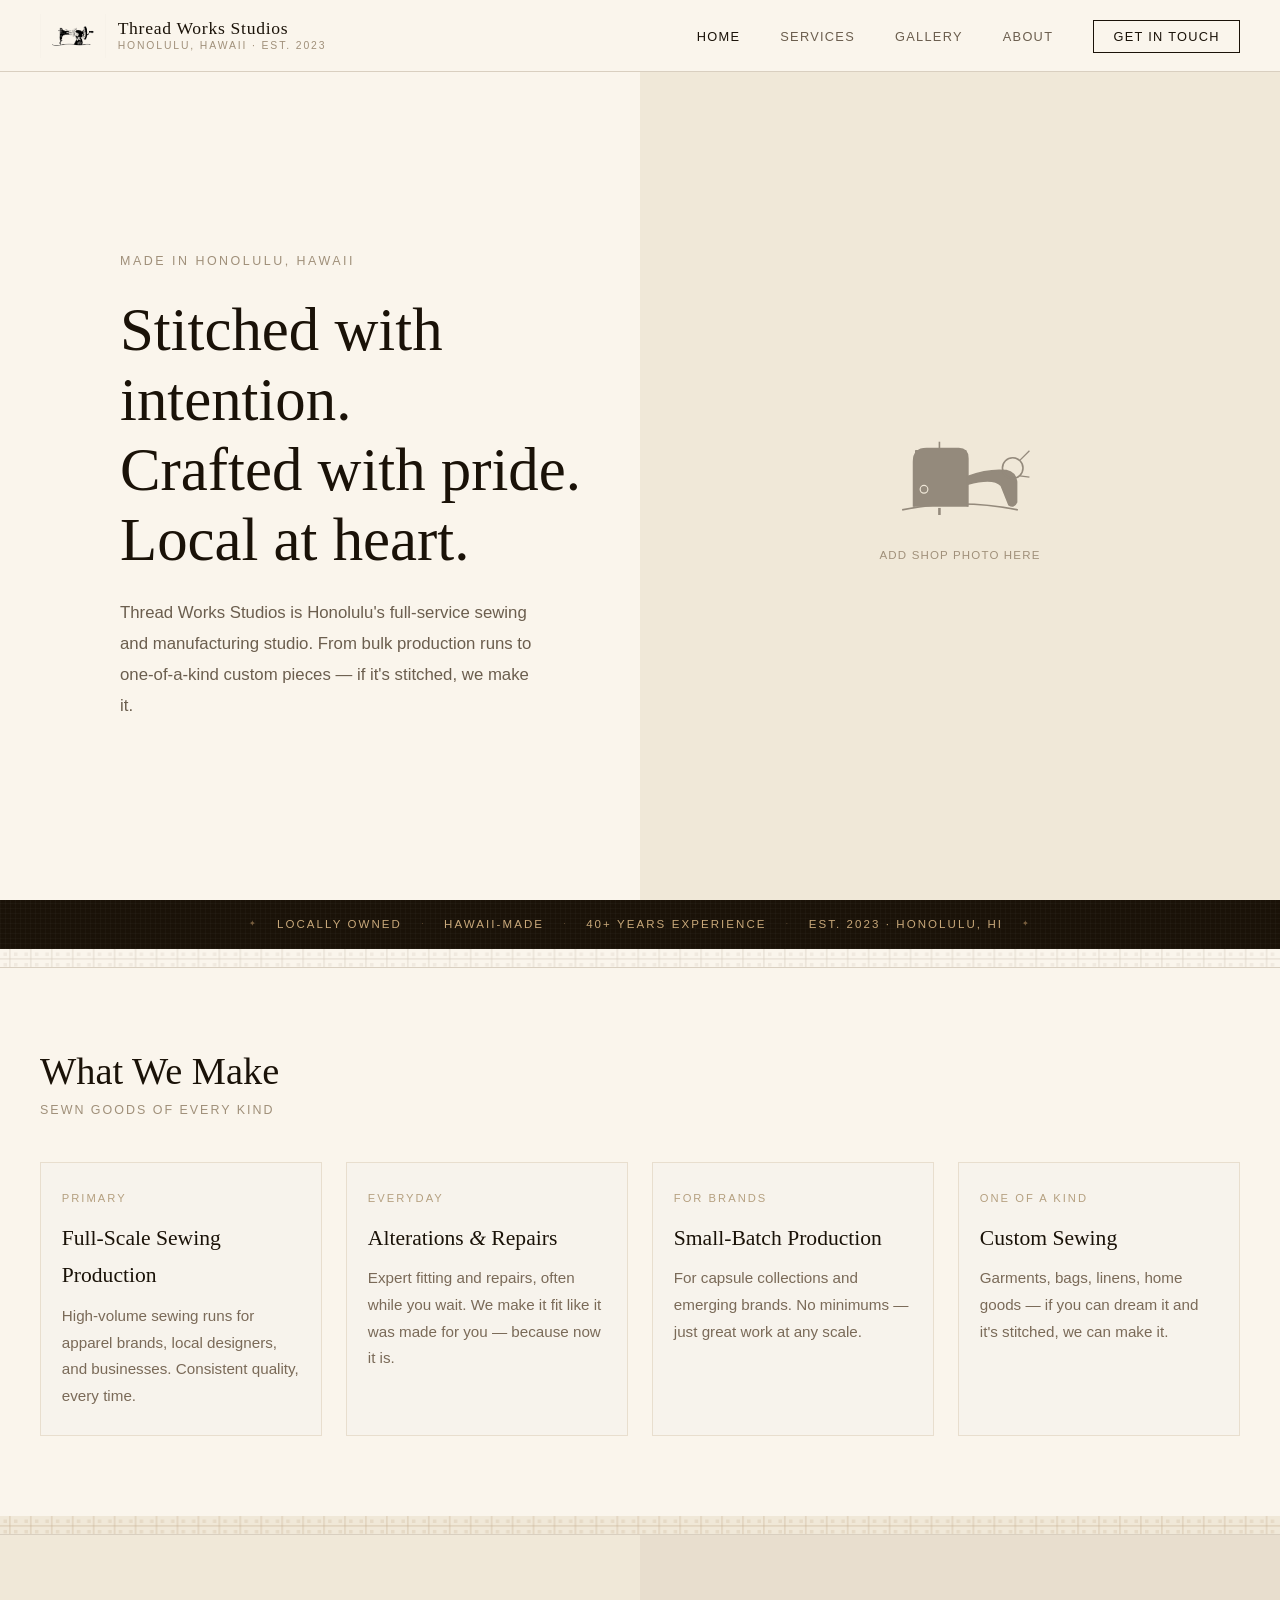
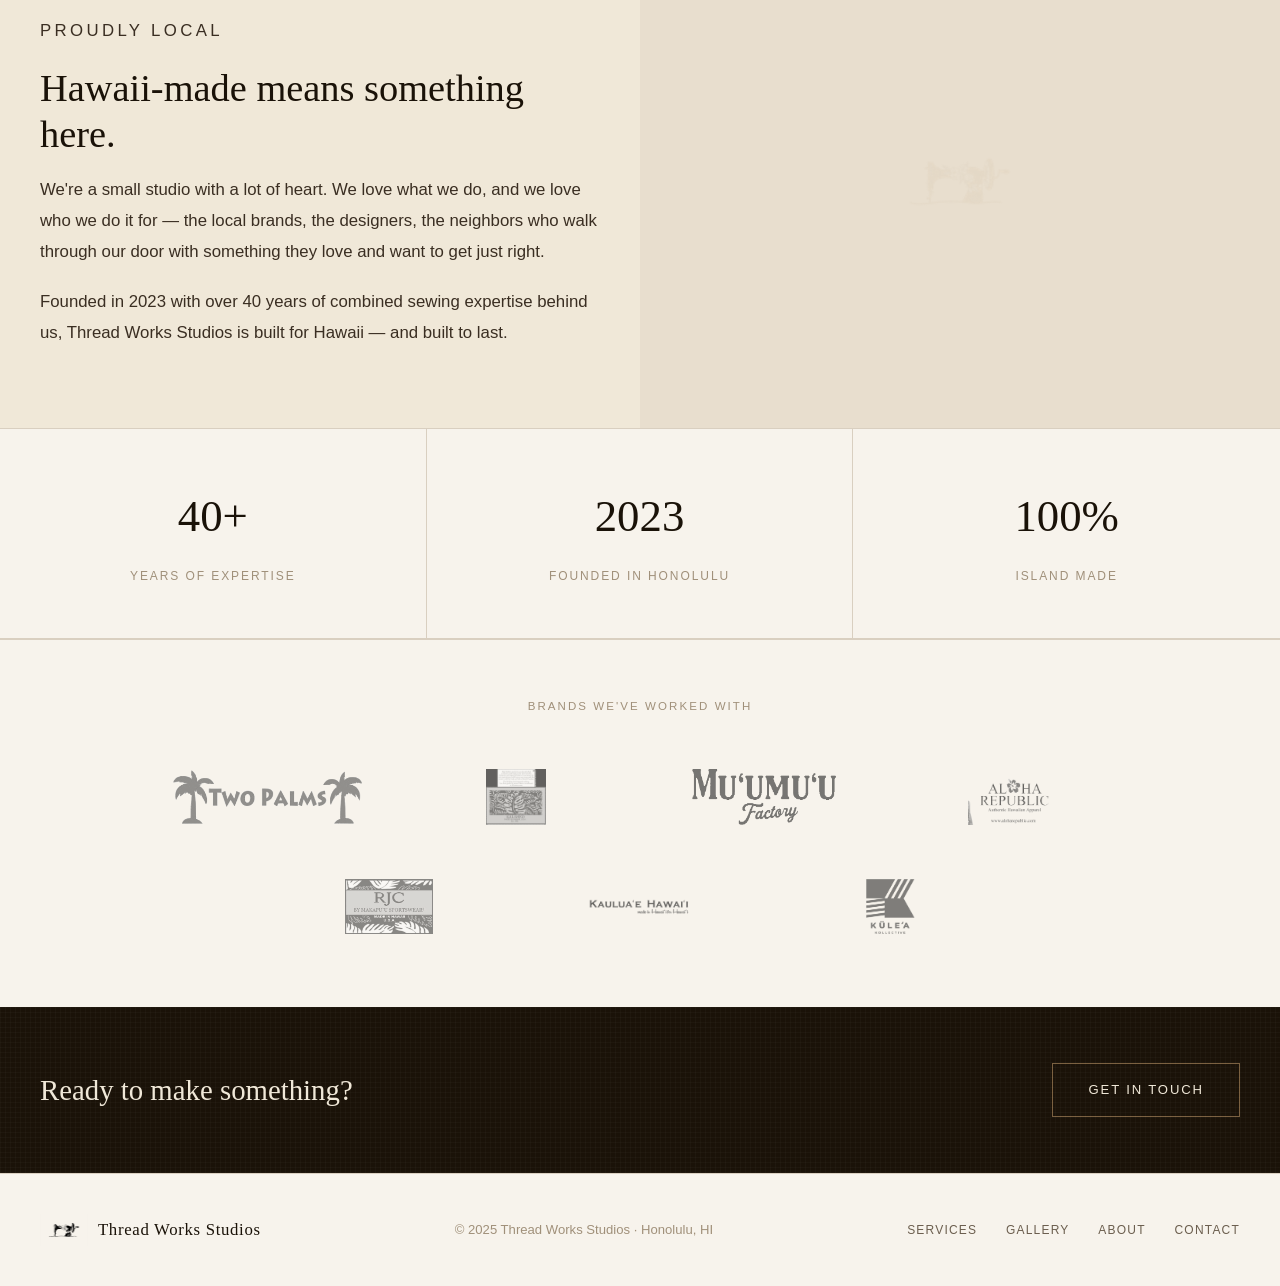
<file: index.html>
<!DOCTYPE html>
<html lang="en">
<head>
  <meta charset="UTF-8" />
  <meta name="viewport" content="width=device-width, initial-scale=1.0" />
  <title>Thread Works Studios — Sewing & Manufacturing · Honolulu, HI</title>
  <meta name="description" content="Thread Works Studios is Honolulu's full-service sewing and manufacturing studio. Expert alterations, bulk production, small-batch runs, and custom sewn goods. Est. 2023." />
  <link rel="stylesheet" href="style.css" />
</head>
<body>

    <nav class="nav">
    <a href="index.html" class="nav-logo">
      <img src="logo-symbol-transparent.png" alt="Thread Works Studios" style="height:44px;width:auto;background:none;border:none;outline:none;box-shadow:none;display:block;" />
      <span class="nav-logo-text">Thread Works Studios<span class="nav-logo-sub">Honolulu, Hawaii · Est. 2023</span></span>
    </a>
    <ul class="nav-links">
      <li><a href="index.html" class="active">Home</a></li>
      <li><a href="services.html">Services</a></li>
      <li><a href="gallery.html">Gallery</a></li>
      <li><a href="about.html">About</a></li>
      <li><a href="contact.html" class="nav-cta">Get in Touch</a></li>
    </ul>
    <button class="nav-toggle" aria-label="Toggle menu">&#9776;</button>
  </nav>

  <section class="hero">
    <div class="hero-inner">
      <p class="hero-eyebrow">Made in Honolulu, Hawaii</p>
      <h1>Stitched with intention.<br>Crafted with pride.<br>Local at heart.</h1>
      <p class="hero-sub">Thread Works Studios is Honolulu's full-service sewing and manufacturing studio. From bulk production runs to one-of-a-kind custom pieces — if it's stitched, we make it.</p>
    </div>
    <div class="hero-visual">
      <!-- Replace div below with: <img src="your-photo.jpg" alt="Thread Works Studios shop" /> -->
      <div class="hero-img-placeholder">
        <svg viewBox="0 0 280 190" xmlns="http://www.w3.org/2000/svg" style="width:180px;opacity:.5">
          <path d="M50 160 Q140 142 230 160" stroke="#3a2e22" stroke-width="2.5" fill="none"/>
          <path d="M68 155 L68 85 Q68 65 88 65 L138 65 Q152 65 152 80 L152 155" stroke="#3a2e22" stroke-width="3" fill="#3a2e22"/>
          <rect x="70" y="67" width="80" height="87" fill="#3a2e22" rx="1"/>
          <circle cx="84" cy="128" r="6" stroke="#f0e8d8" stroke-width="1.8" fill="none"/>
          <path d="M108 65 L108 54" stroke="#3a2e22" stroke-width="2.5"/>
          <path d="M108 168 L108 157" stroke="#3a2e22" stroke-width="4"/>
          <path d="M152 108 Q185 96 212 99 Q226 102 228 116 L228 148 Q224 157 216 152 L204 122 Q192 109 152 120" stroke="#3a2e22" stroke-width="2.5" fill="#3a2e22"/>
          <ellipse cx="222" cy="95" rx="16" ry="16" stroke="#3a2e22" stroke-width="2.5" fill="none"/>
          <path d="M233 83 L248 68 M233 107 L248 109" stroke="#3a2e22" stroke-width="2"/>
        </svg>
        <span>Add shop photo here</span>
      </div>
    </div>
  </section>

  <div class="local-banner">
    <span class="dot">✦</span>
    <span>Locally owned</span><span class="dot">·</span>
    <span>Hawaii-made</span><span class="dot">·</span>
    <span>40+ years experience</span><span class="dot">·</span>
    <span>Est. 2023 · Honolulu, HI</span>
    <span class="dot">✦</span>
  </div>

  <div class="tapa-divider">
    <svg viewBox="0 0 1100 18" preserveAspectRatio="none" xmlns="http://www.w3.org/2000/svg">
      <rect width="1100" height="18" fill="#faf5ec"/>
      <pattern id="tp1" x="0" y="0" width="18" height="18" patternUnits="userSpaceOnUse">
        <rect x="0" y="8" width="18" height="1" fill="#d9cfc0" opacity=".6"/>
        <rect x="8" y="0" width="1" height="18" fill="#d9cfc0" opacity=".6"/>
        <rect x="3" y="3" width="3" height="3" fill="#d9cfc0" opacity=".3"/>
        <rect x="12" y="12" width="3" height="3" fill="#d9cfc0" opacity=".3"/>
        <rect x="3" y="12" width="3" height="3" fill="#d9cfc0" opacity=".3"/>
        <rect x="12" y="3" width="3" height="3" fill="#d9cfc0" opacity=".3"/>
      </pattern>
      <rect width="1100" height="18" fill="url(#tp1)"/>
    </svg>
  </div>

  <section class="services-home">
    <h2>What We Make</h2>
    <span class="services-home-sub">Sewn goods of every kind</span>
    <div class="services-grid">
      <div class="service-card">
        <span class="service-card-label">Primary</span>
        <h3>Full-Scale Sewing Production</h3>
        <p>High-volume sewing runs for apparel brands, local designers, and businesses. Consistent quality, every time.</p>
      </div>
      <div class="service-card">
        <span class="service-card-label">Everyday</span>
        <h3>Alterations <span class="serif-amp">&amp;</span> Repairs</h3>
        <p>Expert fitting and repairs, often while you wait. We make it fit like it was made for you — because now it is.</p>
      </div>
      <div class="service-card">
        <span class="service-card-label">For brands</span>
        <h3>Small-Batch Production</h3>
        <p>For capsule collections and emerging brands. No minimums — just great work at any scale.</p>
      </div>
      <div class="service-card">
        <span class="service-card-label">One of a kind</span>
        <h3>Custom Sewing</h3>
        <p>Garments, bags, linens, home goods — if you can dream it and it's stitched, we can make it.</p>
      </div>
    </div>
  </section>

  <div class="tapa-divider">
    <svg viewBox="0 0 1100 18" preserveAspectRatio="none" xmlns="http://www.w3.org/2000/svg">
      <rect width="1100" height="18" fill="#f0e8d8"/>
      <pattern id="tp2" x="0" y="0" width="18" height="18" patternUnits="userSpaceOnUse">
        <rect x="0" y="8" width="18" height="1" fill="#c8b090" opacity=".5"/>
        <rect x="8" y="0" width="1" height="18" fill="#c8b090" opacity=".5"/>
        <rect x="3" y="3" width="3" height="3" fill="#c8b090" opacity=".25"/>
        <rect x="12" y="12" width="3" height="3" fill="#c8b090" opacity=".25"/>
        <rect x="3" y="12" width="3" height="3" fill="#c8b090" opacity=".25"/>
        <rect x="12" y="3" width="3" height="3" fill="#c8b090" opacity=".25"/>
      </pattern>
      <rect width="1100" height="18" fill="url(#tp2)"/>
    </svg>
  </div>

  <section class="local-section">
    <div class="local-text">
      <p class="hero-eyebrow">Proudly local</p>
      <h2>Hawaii-made means something here.</h2>
      <p>We're a small studio with a lot of heart. We love what we do, and we love who we do it for — the local brands, the designers, the neighbors who walk through our door with something they love and want to get just right.</p>
      <p>Founded in 2023 with over 40 years of combined sewing expertise behind us, Thread Works Studios is built for Hawaii — and built to last.</p>
    </div>
    <div class="local-visual"><img src="logo-accent.png" alt="" class="local-visual-amp" style="width:160px;opacity:.18;filter:sepia(20%);" /></div>
  </section>

  <div class="stats">
    <div class="stat"><span class="stat-num">40+</span><span class="stat-label">Years of expertise</span></div>
    <div class="stat"><span class="stat-num">2023</span><span class="stat-label">Founded in Honolulu</span></div>
    <div class="stat"><span class="stat-num">100%</span><span class="stat-label">Island made</span></div>
  </div>

  <section class="brands-section">
    <span class="brands-label">Brands we've worked with</span>
            <div class="brands-grid" style="grid-template-columns:repeat(4,1fr);">
      <a href="https://www.twopalmshawaii.com/" target="_blank" rel="noopener" class="brand-item"><img src="logo-two-palms.png" alt="Two Palms" /></a>
      <a href="https://alohafunwear.com/collections/rjc-kalaheo" target="_blank" rel="noopener" class="brand-item"><img src="logo-kalaheo.png" alt="Kalaheo" /></a>
      <a href="https://www.muumuufactory.com/" target="_blank" rel="noopener" class="brand-item"><img src="logo-muumuu.png" alt="Mu'umu'u Factory" /></a>
      <a href="https://www.aloharepublic.com/" target="_blank" rel="noopener" class="brand-item"><img src="logo-aloha.png" alt="Aloha Republic" /></a>
    </div>
    <div class="brands-grid" style="grid-template-columns:repeat(3,1fr);max-width:720px;margin-top:1.5rem;">
      <a href="https://rjchawaii.com/" target="_blank" rel="noopener" class="brand-item"><img src="logo-rjc.jpg" alt="RJC" /></a>
      <a href="https://kauluaehawaii.com/" target="_blank" rel="noopener" class="brand-item"><img src="logo-kaulua.png" alt="Kaulua'e Hawai'i" style="max-height:64px;" /></a>
      <a href="https://kuleakollective.com/" target="_blank" rel="noopener" class="brand-item"><img src="logo-kulea.png" alt="Kule'a Kollektive" /></a>
    </div>
  </section>

  <section class="strip-cta">
    <p>Ready to make something?</p>
    <a href="contact.html" class="btn-light">Get in Touch</a>
  </section>

    <footer class="footer">
    <div class="footer-inner">
      <div class="footer-logo">
        <img src="logo-symbol-transparent.png" alt="Thread Works Studios" style="height:32px;width:auto;background:none;border:none;outline:none;box-shadow:none;display:block;" />
        <span class="footer-logo-text">Thread Works Studios</span>
      </div>
      <p>&copy; 2025 Thread Works Studios &middot; Honolulu, HI</p>
      <nav class="footer-links">
        <a href="services.html">Services</a>
        <a href="gallery.html">Gallery</a>
        <a href="about.html">About</a>
        <a href="contact.html">Contact</a>
      </nav>
    </div>
  </footer>

  <script src="nav.js"></script>
</body>
</html>
</file>
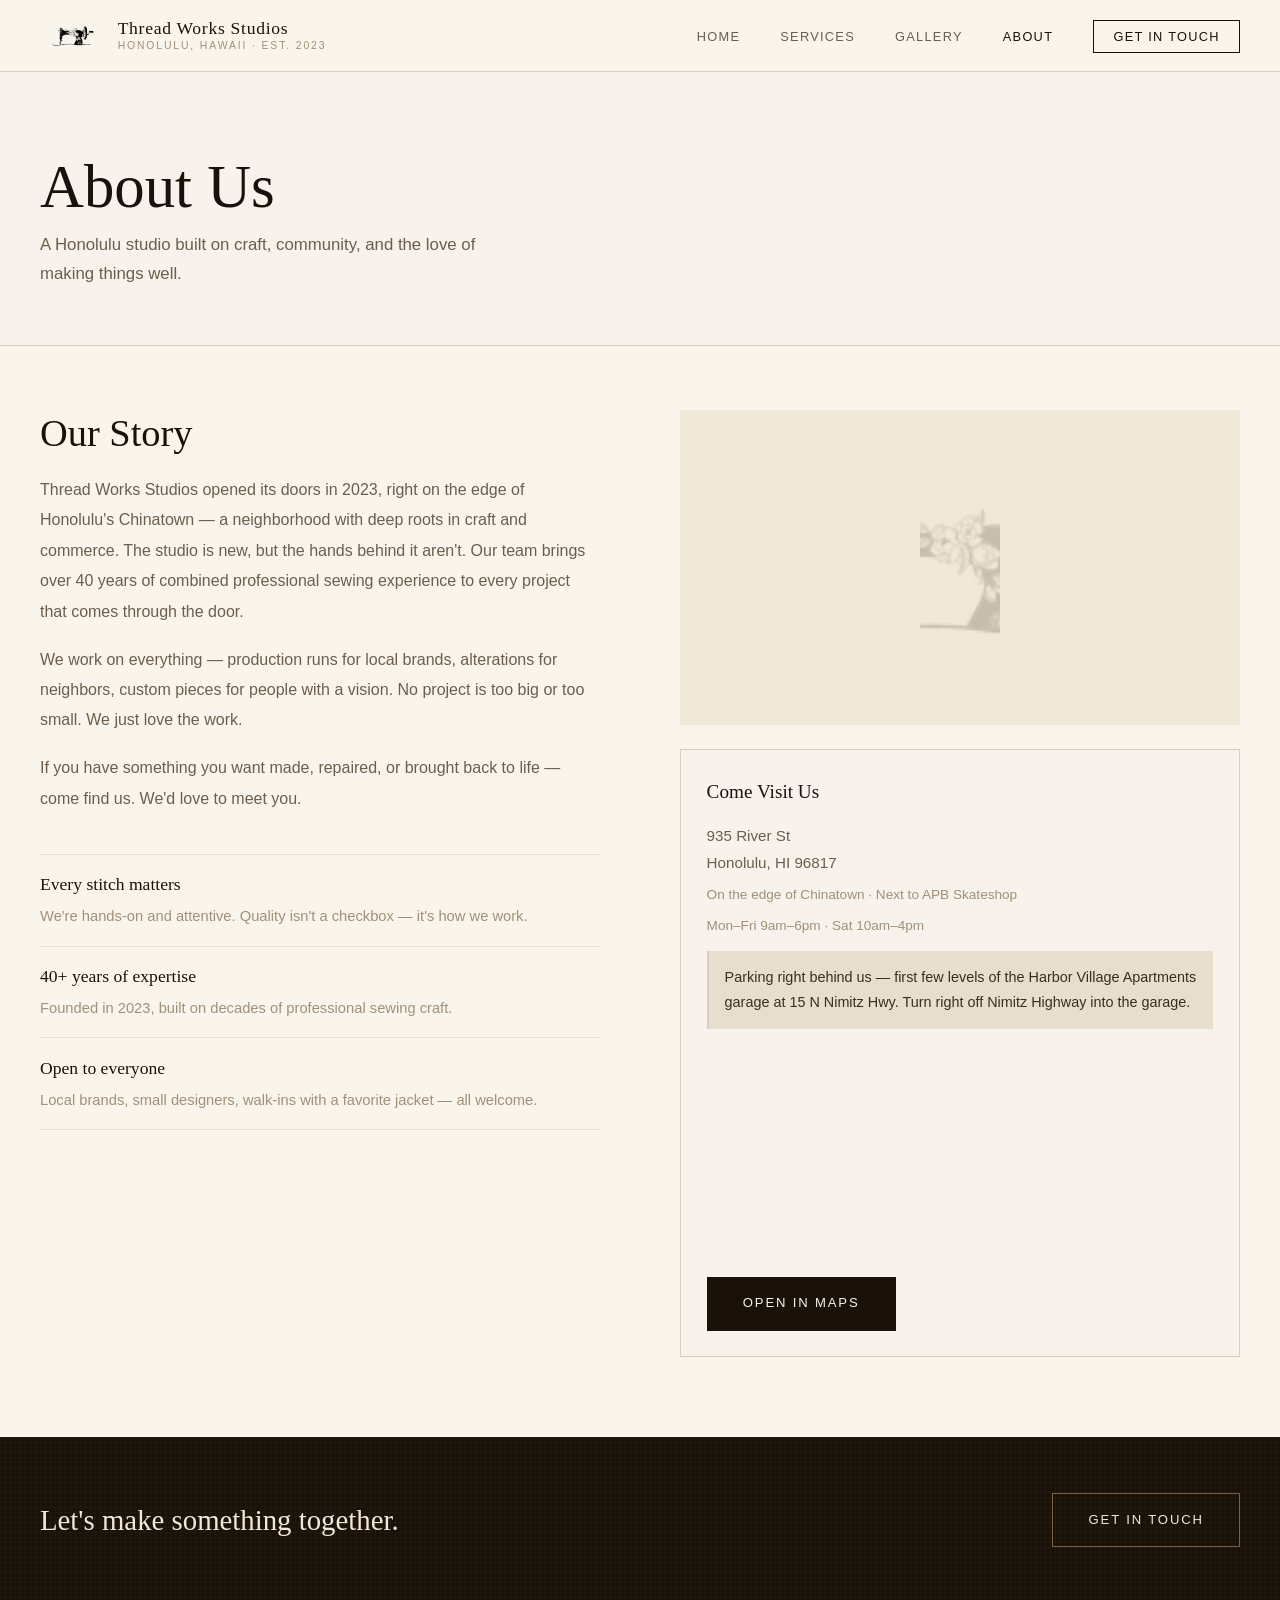
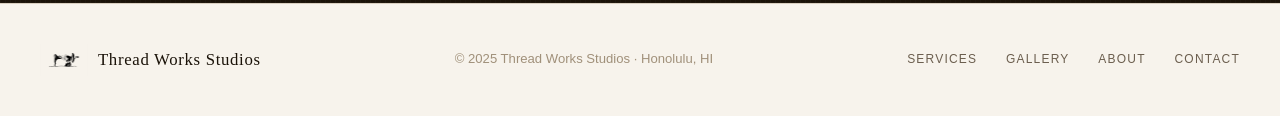
<file: about.html>
<!DOCTYPE html>
<html lang="en">
<head>
  <meta charset="UTF-8" />
  <meta name="viewport" content="width=device-width, initial-scale=1.0" />
  <title>About — Thread Works Studios</title>
  <meta name="description" content="Thread Works Studios is a Honolulu sewing studio on the edge of Chinatown. Founded 2023 with 40+ years of combined expertise. 935 River St, Honolulu HI 96817." />
  <link rel="stylesheet" href="style.css" />
</head>
<body>

    <nav class="nav">
    <a href="index.html" class="nav-logo">
      <img src="logo-symbol-transparent.png" alt="Thread Works Studios" style="height:44px;width:auto;background:none;border:none;outline:none;box-shadow:none;display:block;" />
      <span class="nav-logo-text">Thread Works Studios<span class="nav-logo-sub">Honolulu, Hawaii · Est. 2023</span></span>
    </a>
    <ul class="nav-links">
      <li><a href="index.html">Home</a></li>
      <li><a href="services.html">Services</a></li>
      <li><a href="gallery.html">Gallery</a></li>
      <li><a href="about.html" class="active">About</a></li>
      <li><a href="contact.html" class="nav-cta">Get in Touch</a></li>
    </ul>
    <button class="nav-toggle" aria-label="Toggle menu">&#9776;</button>
  </nav>

  <section class="page-header">
    <h1>About Us</h1>
    <p>A Honolulu studio built on craft, community, and the love of making things well.</p>
  </section>

  <section class="about-section">
    <div class="about-grid">

      <div class="about-text">
        <h2>Our Story</h2>
        <p>Thread Works Studios opened its doors in 2023, right on the edge of Honolulu's Chinatown — a neighborhood with deep roots in craft and commerce. The studio is new, but the hands behind it aren't. Our team brings over 40 years of combined professional sewing experience to every project that comes through the door.</p>
        <p>We work on everything — production runs for local brands, alterations for neighbors, custom pieces for people with a vision. No project is too big or too small. We just love the work.</p>
        <p>If you have something you want made, repaired, or brought back to life — come find us. We'd love to meet you.</p>

        <div class="values-list">
          <div class="value-item">
            <h4>Every stitch matters</h4>
            <p>We're hands-on and attentive. Quality isn't a checkbox — it's how we work.</p>
          </div>
          <div class="value-item">
            <h4>40+ years of expertise</h4>
            <p>Founded in 2023, built on decades of professional sewing craft.</p>
          </div>
          <div class="value-item">
            <h4>Open to everyone</h4>
            <p>Local brands, small designers, walk-ins with a favorite jacket — all welcome.</p>
          </div>
        </div>
      </div>

      <div>
        <div class="studio-photo">
          <!-- Replace with: <img src="studio-photo.jpg" alt="Thread Works Studios interior" /> -->
          <img src="logo-placeholder.png" alt="" style="width:80px;opacity:.5;" />
        </div>

        <div class="info-card">
          <span class="info-card-title">Come Visit Us</span>
          <p>935 River St<br>Honolulu, HI 96817</p>
          <p class="muted">On the edge of Chinatown · Next to APB Skateshop</p>
          <p class="muted">Mon–Fri 9am–6pm · Sat 10am–4pm</p>

          <div class="parking-note">
            <p>Parking right behind us — first few levels of the Harbor Village Apartments garage at 15 N Nimitz Hwy. Turn right off Nimitz Highway into the garage.</p>
          </div>

          <iframe
            class="map-embed"
            src="https://www.google.com/maps/embed?pb=!1m18!1m12!1m3!1d952.2!2d-157.8637!3d21.3245!2m3!1f0!2f0!3f0!3m2!1i1024!2i768!4f13.1!3m3!1m2!1s0x8c4fa17443898b9f%3A0x520ede00855c7c28!2s935%20River%20St%2C%20Honolulu%2C%20HI%2096817!5e0!3m2!1sen!2sus!4v1"
            allowfullscreen=""
            loading="lazy"
            referrerpolicy="no-referrer-when-downgrade"
            title="Thread Works Studios — 935 River St, Honolulu HI">
          </iframe>

          <a href="https://maps.google.com/?q=935+River+St+Honolulu+HI+96817" target="_blank" rel="noopener" class="btn-primary" style="margin-top:1.2rem">Open in Maps</a>
        </div>
      </div>

    </div>
  </section>

  <section class="strip-cta">
    <p>Let's make something together.</p>
    <a href="contact.html" class="btn-light">Get in Touch</a>
  </section>

    <footer class="footer">
    <div class="footer-inner">
      <div class="footer-logo">
        <img src="logo-symbol-transparent.png" alt="Thread Works Studios" style="height:32px;width:auto;background:none;border:none;outline:none;box-shadow:none;display:block;" />
        <span class="footer-logo-text">Thread Works Studios</span>
      </div>
      <p>&copy; 2025 Thread Works Studios &middot; Honolulu, HI</p>
      <nav class="footer-links">
        <a href="services.html">Services</a>
        <a href="gallery.html">Gallery</a>
        <a href="about.html">About</a>
        <a href="contact.html">Contact</a>
      </nav>
    </div>
  </footer>

  <script src="nav.js"></script>
</body>
</html>
</file>
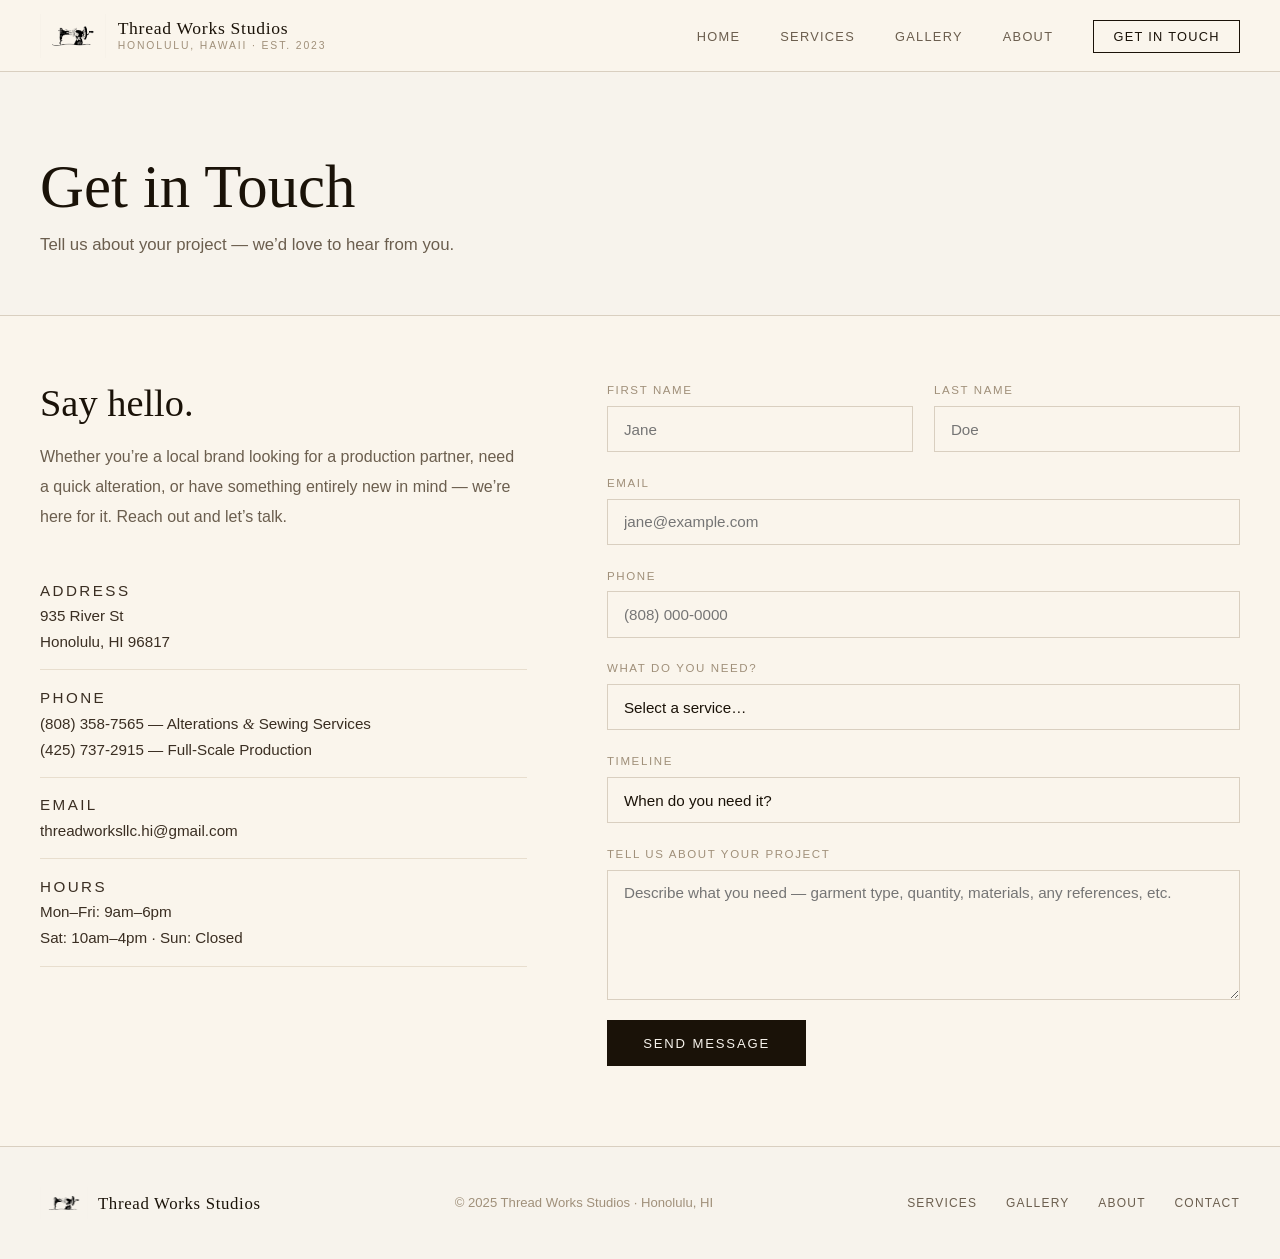
<file: contact.html>
<!DOCTYPE html>
<html lang="en">
<head>
  <meta charset="UTF-8" />
  <meta name="viewport" content="width=device-width, initial-scale=1.0" />
  <title>Get in Touch &mdash; Thread Works Studios</title>
  <meta name="description" content="Contact Thread Works Studios in Honolulu, HI. Email threadworksllc.hi@gmail.com or visit us at 935 River St, Honolulu HI 96817." />
  <link rel="stylesheet" href="style.css" />
</head>
<body>

  <nav class="nav">
    <a href="index.html" class="nav-logo">
      <img src="logo-symbol-transparent.png" alt="Thread Works Studios" style="height:44px;width:auto;background:none;border:none;outline:none;box-shadow:none;display:block;" />
      <span class="nav-logo-text">Thread Works Studios<span class="nav-logo-sub">Honolulu, Hawaii &middot; Est. 2023</span></span>
    </a>
    <ul class="nav-links">
      <li><a href="index.html">Home</a></li>
      <li><a href="services.html">Services</a></li>
      <li><a href="gallery.html">Gallery</a></li>
      <li><a href="about.html">About</a></li>
      <li><a href="contact.html" class="nav-cta active">Get in Touch</a></li>
    </ul>
    <button class="nav-toggle" aria-label="Toggle menu">&#9776;</button>
  </nav>

  <section class="page-header">
    <h1>Get in Touch</h1>
    <p>Tell us about your project &mdash; we&rsquo;d love to hear from you.</p>
  </section>

  <section class="contact-section">
    <div class="contact-grid">

      <div class="contact-info">
        <h2>Say hello.</h2>
        <p class="desc">Whether you&rsquo;re a local brand looking for a production partner, need a quick alteration, or have something entirely new in mind &mdash; we&rsquo;re here for it. Reach out and let&rsquo;s talk.</p>
        <div class="contact-detail">
          <p class="contact-detail-label">Address</p>
          <p>935 River St<br>Honolulu, HI 96817</p>
        </div>
        <div class="contact-detail">
          <p class="contact-detail-label">Phone</p>
          <p>(808) 358-7565 &mdash; Alterations <span class="serif-amp">&amp;</span> Sewing Services<br>(425) 737-2915 &mdash; Full-Scale Production</p>
        </div>
        <div class="contact-detail">
          <p class="contact-detail-label">Email</p>
          <p><a href="mailto:threadworksllc.hi@gmail.com">threadworksllc.hi@gmail.com</a></p>
        </div>
        <div class="contact-detail">
          <p class="contact-detail-label">Hours</p>
          <p>Mon&ndash;Fri: 9am&ndash;6pm<br>Sat: 10am&ndash;4pm &middot; Sun: Closed</p>
        </div>
      </div>

      <div>
        <div id="form-area">

          <form id="tws-form" class="contact-form">
            <div class="form-row">
              <div class="form-group">
                <label for="f-fname">First Name</label>
                <input type="text" id="f-fname" name="first-name" required placeholder="Jane" />
              </div>
              <div class="form-group">
                <label for="f-lname">Last Name</label>
                <input type="text" id="f-lname" name="last-name" required placeholder="Doe" />
              </div>
            </div>
            <div class="form-group">
              <label for="f-email">Email</label>
              <input type="email" id="f-email" name="email" required placeholder="jane@example.com" />
            </div>
            <div class="form-group">
              <label for="f-phone">Phone</label>
              <input type="tel" id="f-phone" name="phone" required placeholder="(808) 000-0000" maxlength="14" />
            </div>
            <div class="form-group">
              <label for="f-service">What do you need?</label>
              <select id="f-service" name="service" required>
                <option value="" disabled selected>Select a service&hellip;</option>
                <option value="production">Full-scale sewing production</option>
                <option value="alterations">Alterations &amp; repairs</option>
                <option value="small-batch">Small-batch production</option>
                <option value="custom">Custom sewing</option>
                <option value="unsure">Not sure yet</option>
              </select>
            </div>
            <div class="form-group">
              <label for="f-timeline">Timeline</label>
              <select id="f-timeline" name="timeline" required>
                <option value="" disabled selected>When do you need it?</option>
                <option value="asap">As soon as possible</option>
                <option value="1month">Within 1 month</option>
                <option value="3months">1&ndash;3 months</option>
                <option value="flexible">Flexible</option>
              </select>
            </div>
            <div class="form-group">
              <label for="f-message">Tell us about your project</label>
              <textarea id="f-message" name="message" required placeholder="Describe what you need &mdash; garment type, quantity, materials, any references, etc."></textarea>
            </div>
            <button type="submit" class="btn-primary" style="align-self:flex-start;cursor:pointer;">Send Message</button>
          </form>

          <div id="tws-sending" style="display:none;text-align:center;padding:3rem 2rem;">
            <div style="width:40px;height:40px;border:2px solid #d9cfc0;border-top-color:#1a1208;border-radius:50%;animation:twsspin .8s linear infinite;margin:0 auto 1.5rem;"></div>
            <p style="font-family:'Helvetica Neue',sans-serif;font-size:1rem;color:#a0907a;">Sending your message&hellip;</p>
          </div>

          <div id="tws-done" style="display:none;text-align:center;padding:3rem 2rem;">
            <img src="logo-accent.png" alt="" style="width:90px;opacity:.4;margin:0 auto 1.2rem;display:block;" />
            <h3 style="font-family:Georgia,serif;font-size:1.8rem;font-weight:400;color:#1a1208;margin-bottom:.8rem;">Message sent!</h3>
            <p style="font-family:'Helvetica Neue',sans-serif;font-size:1rem;color:#6b5e4e;">Thanks for reaching out. We&rsquo;ll be in touch soon.</p>
          </div>

        </div>
      </div>

    </div>
  </section>

  <footer class="footer">
    <div class="footer-inner">
      <div class="footer-logo">
        <img src="logo-symbol-transparent.png" alt="Thread Works Studios" style="height:32px;width:auto;background:none;border:none;outline:none;box-shadow:none;display:block;" />
        <span class="footer-logo-text">Thread Works Studios</span>
      </div>
      <p>&copy; 2025 Thread Works Studios &middot; Honolulu, HI</p>
      <nav class="footer-links">
        <a href="services.html">Services</a>
        <a href="gallery.html">Gallery</a>
        <a href="about.html">About</a>
        <a href="contact.html">Contact</a>
      </nav>
    </div>
  </footer>

  <script src="nav.js"></script>
  <style>@keyframes twsspin{to{transform:rotate(360deg)}}</style>
  <script>
    // Phone mask
    document.getElementById('f-phone').addEventListener('input', function() {
      var digits = this.value.replace(/[^0-9]/g, '');
      var out = '';
      if (digits.length === 0) { this.value = ''; return; }
      if (digits.length <= 3) {
        out = '(' + digits;
      } else if (digits.length <= 6) {
        out = '(' + digits.substring(0,3) + ') ' + digits.substring(3);
      } else {
        out = '(' + digits.substring(0,3) + ') ' + digits.substring(3,6) + '-' + digits.substring(6,10);
      }
      this.value = out;
    });

    // Form submit
    document.getElementById('tws-form').addEventListener('submit', function(evt) {
      evt.preventDefault();
      var form   = document.getElementById('tws-form');
      var sending = document.getElementById('tws-sending');
      var done    = document.getElementById('tws-done');

      form.style.display = 'none';
      sending.style.display = 'block';

      var formData = new FormData(form);

      fetch('https://formspree.io/f/xrerpwgd', {
        method: 'POST',
        body: formData,
        headers: { 'Accept': 'application/json' }
      })
      .then(function(response) {
        sending.style.display = 'none';
        if (response.ok) {
          done.style.display = 'block';
        } else {
          form.style.display = 'flex';
          alert('Something went wrong. Please email us directly at threadworksllc.hi@gmail.com');
        }
      })
      .catch(function() {
        sending.style.display = 'none';
        form.style.display = 'flex';
        alert('Something went wrong. Please email us directly at threadworksllc.hi@gmail.com');
      });
    });
  </script>

</body>
</html>
</file>
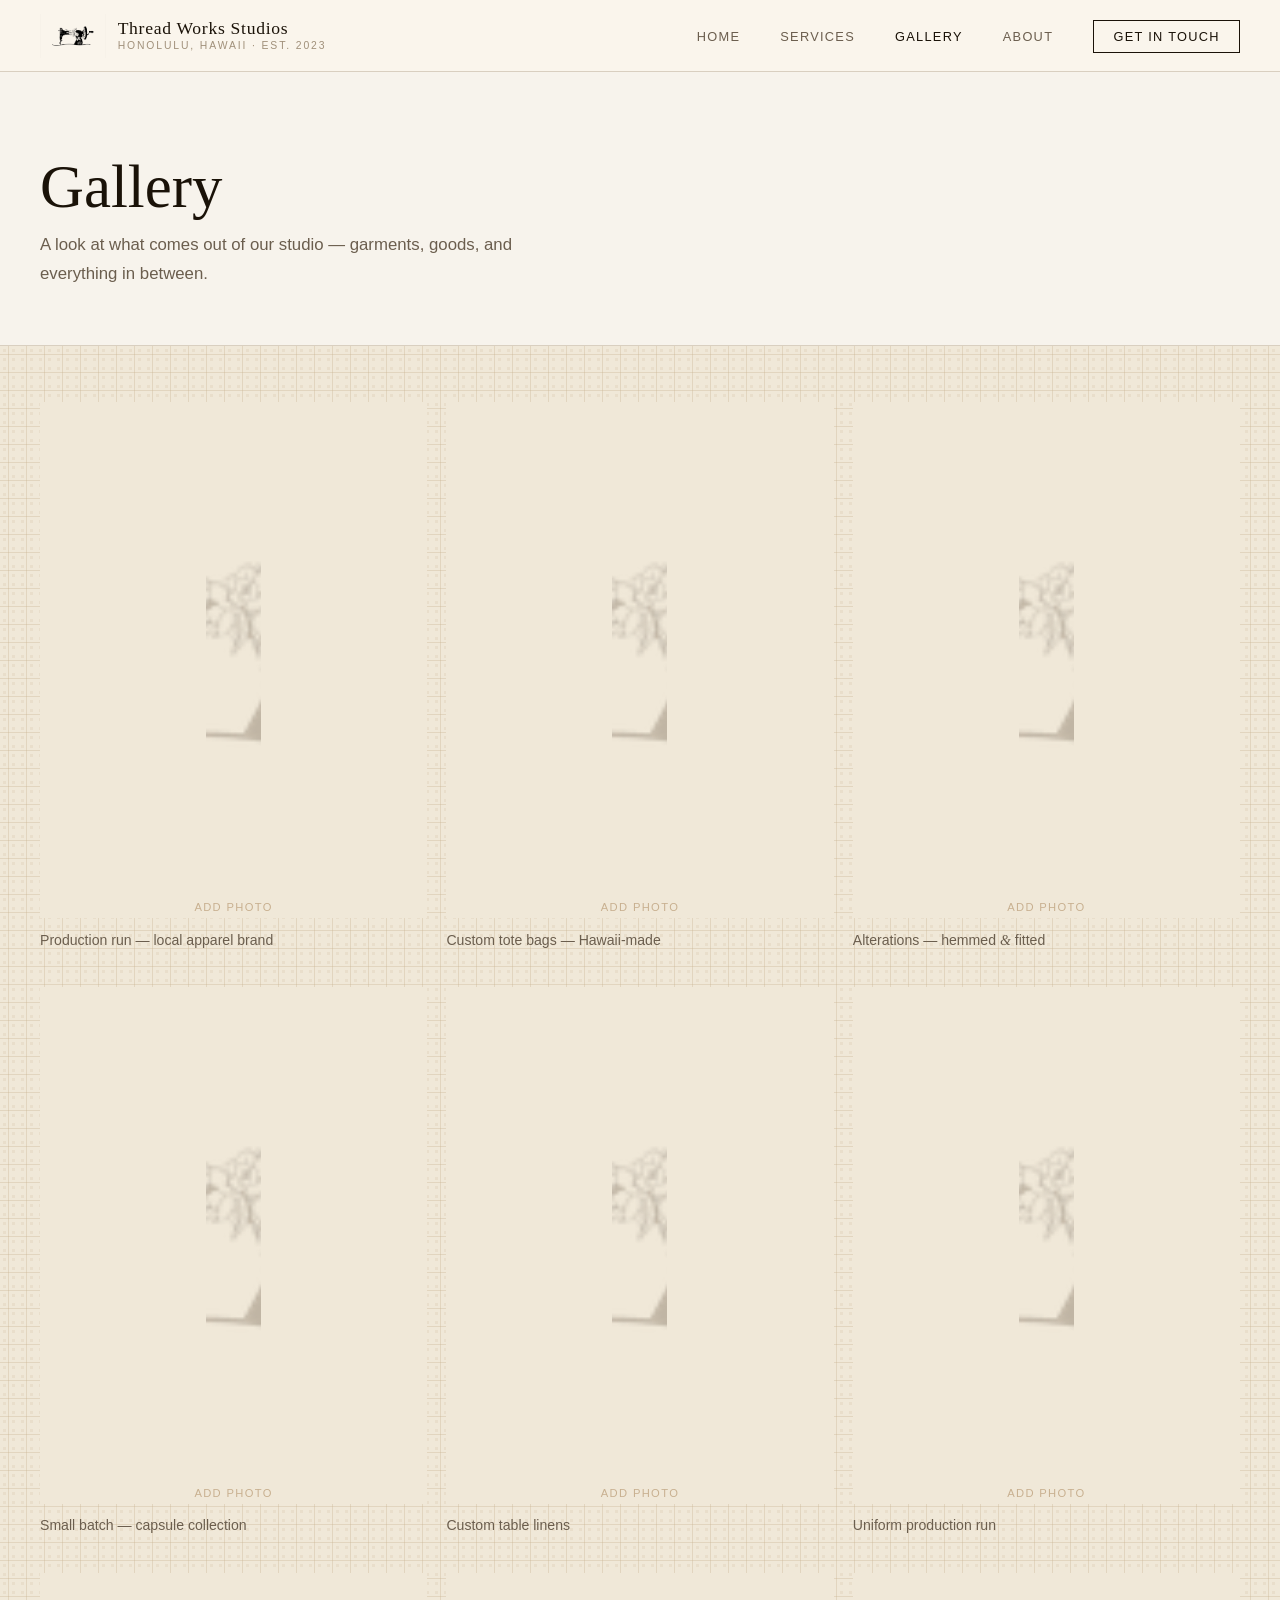
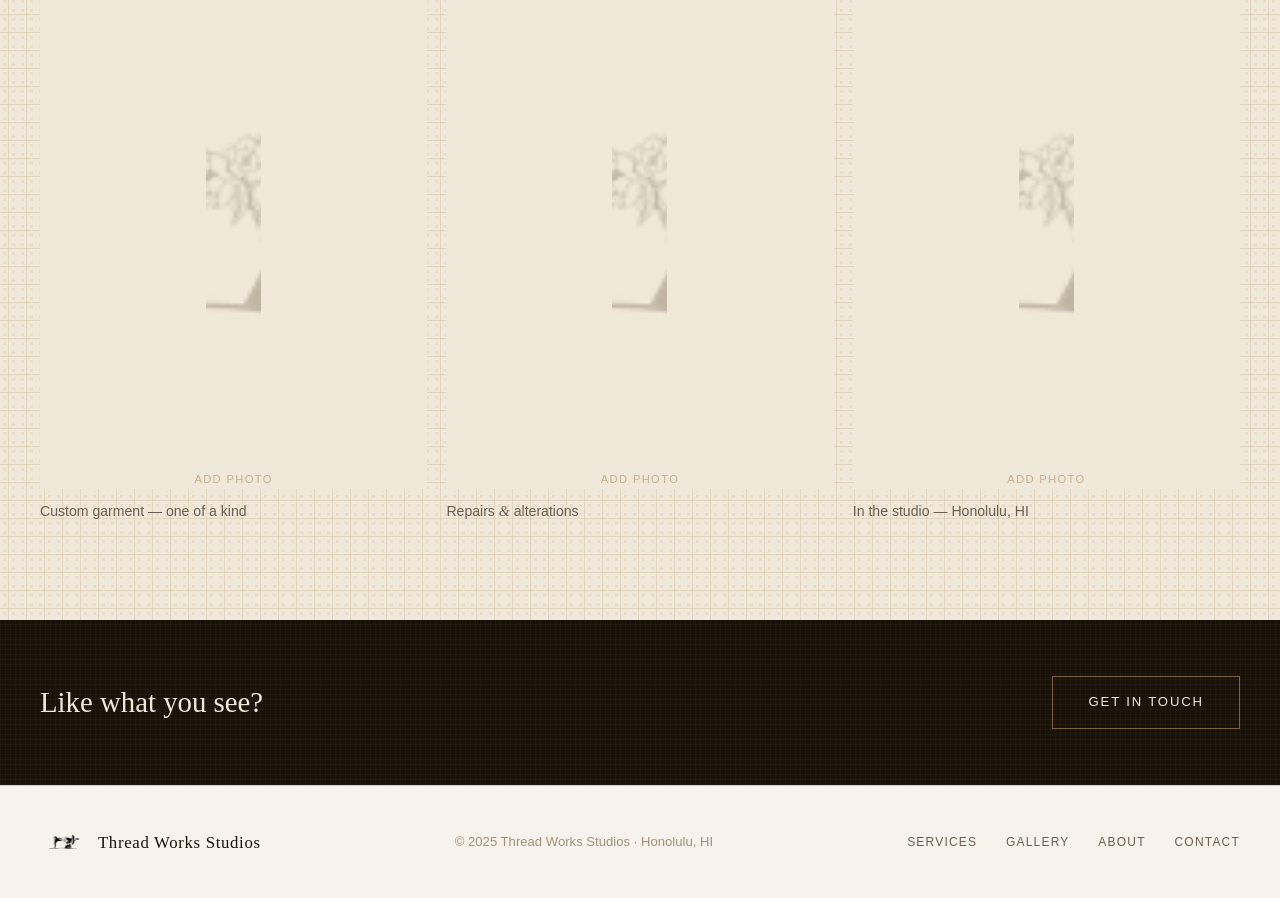
<file: gallery.html>
<!DOCTYPE html>
<html lang="en">
<head>
  <meta charset="UTF-8" />
  <meta name="viewport" content="width=device-width, initial-scale=1.0" />
  <title>Gallery — Thread Works Studios</title>
  <meta name="description" content="A look at what comes out of our studio — garments, bags, linens, and everything in between. Thread Works Studios, Honolulu HI." />
  <link rel="stylesheet" href="style.css" />
</head>
<body>

    <nav class="nav">
    <a href="index.html" class="nav-logo">
      <img src="logo-symbol-transparent.png" alt="Thread Works Studios" style="height:44px;width:auto;background:none;border:none;outline:none;box-shadow:none;display:block;" />
      <span class="nav-logo-text">Thread Works Studios<span class="nav-logo-sub">Honolulu, Hawaii · Est. 2023</span></span>
    </a>
    <ul class="nav-links">
      <li><a href="index.html">Home</a></li>
      <li><a href="services.html">Services</a></li>
      <li><a href="gallery.html" class="active">Gallery</a></li>
      <li><a href="about.html">About</a></li>
      <li><a href="contact.html" class="nav-cta">Get in Touch</a></li>
    </ul>
    <button class="nav-toggle" aria-label="Toggle menu">&#9776;</button>
  </nav>

  <section class="page-header">
    <h1>Gallery</h1>
    <p>A look at what comes out of our studio — garments, goods, and everything in between.</p>
  </section>

  <section class="gallery-section">
    <div class="gallery-grid">
      <div>
        <div class="gallery-item"><div class="gallery-placeholder"><img src="logo-placeholder.png" alt="" style="width:55px;max-width:45%;opacity:.6;" /><span>Add photo</span></div></div>
        <p class="gallery-caption">Production run — local apparel brand</p>
      </div>
      <div>
        <div class="gallery-item"><div class="gallery-placeholder"><img src="logo-placeholder.png" alt="" style="width:55px;max-width:45%;opacity:.6;" /><span>Add photo</span></div></div>
        <p class="gallery-caption">Custom tote bags — Hawaii-made</p>
      </div>
      <div>
        <div class="gallery-item"><div class="gallery-placeholder"><img src="logo-placeholder.png" alt="" style="width:55px;max-width:45%;opacity:.6;" /><span>Add photo</span></div></div>
        <p class="gallery-caption">Alterations — hemmed <span class="serif-amp">&amp;</span> fitted</p>
      </div>
      <div>
        <div class="gallery-item"><div class="gallery-placeholder"><img src="logo-placeholder.png" alt="" style="width:55px;max-width:45%;opacity:.6;" /><span>Add photo</span></div></div>
        <p class="gallery-caption">Small batch — capsule collection</p>
      </div>
      <div>
        <div class="gallery-item"><div class="gallery-placeholder"><img src="logo-placeholder.png" alt="" style="width:55px;max-width:45%;opacity:.6;" /><span>Add photo</span></div></div>
        <p class="gallery-caption">Custom table linens</p>
      </div>
      <div>
        <div class="gallery-item"><div class="gallery-placeholder"><img src="logo-placeholder.png" alt="" style="width:55px;max-width:45%;opacity:.6;" /><span>Add photo</span></div></div>
        <p class="gallery-caption">Uniform production run</p>
      </div>
      <div>
        <div class="gallery-item"><div class="gallery-placeholder"><img src="logo-placeholder.png" alt="" style="width:55px;max-width:45%;opacity:.6;" /><span>Add photo</span></div></div>
        <p class="gallery-caption">Custom garment — one of a kind</p>
      </div>
      <div>
        <div class="gallery-item"><div class="gallery-placeholder"><img src="logo-placeholder.png" alt="" style="width:55px;max-width:45%;opacity:.6;" /><span>Add photo</span></div></div>
        <p class="gallery-caption">Repairs <span class="serif-amp">&amp;</span> alterations</p>
      </div>
      <div>
        <div class="gallery-item"><div class="gallery-placeholder"><img src="logo-placeholder.png" alt="" style="width:55px;max-width:45%;opacity:.6;" /><span>Add photo</span></div></div>
        <p class="gallery-caption">In the studio — Honolulu, HI</p>
      </div>
    </div>
  </section>

  <section class="strip-cta">
    <p>Like what you see?</p>
    <a href="contact.html" class="btn-light">Get in Touch</a>
  </section>

    <footer class="footer">
    <div class="footer-inner">
      <div class="footer-logo">
        <img src="logo-symbol-transparent.png" alt="Thread Works Studios" style="height:32px;width:auto;background:none;border:none;outline:none;box-shadow:none;display:block;" />
        <span class="footer-logo-text">Thread Works Studios</span>
      </div>
      <p>&copy; 2025 Thread Works Studios &middot; Honolulu, HI</p>
      <nav class="footer-links">
        <a href="services.html">Services</a>
        <a href="gallery.html">Gallery</a>
        <a href="about.html">About</a>
        <a href="contact.html">Contact</a>
      </nav>
    </div>
  </footer>

  <script src="nav.js"></script>
</body>
</html>
</file>
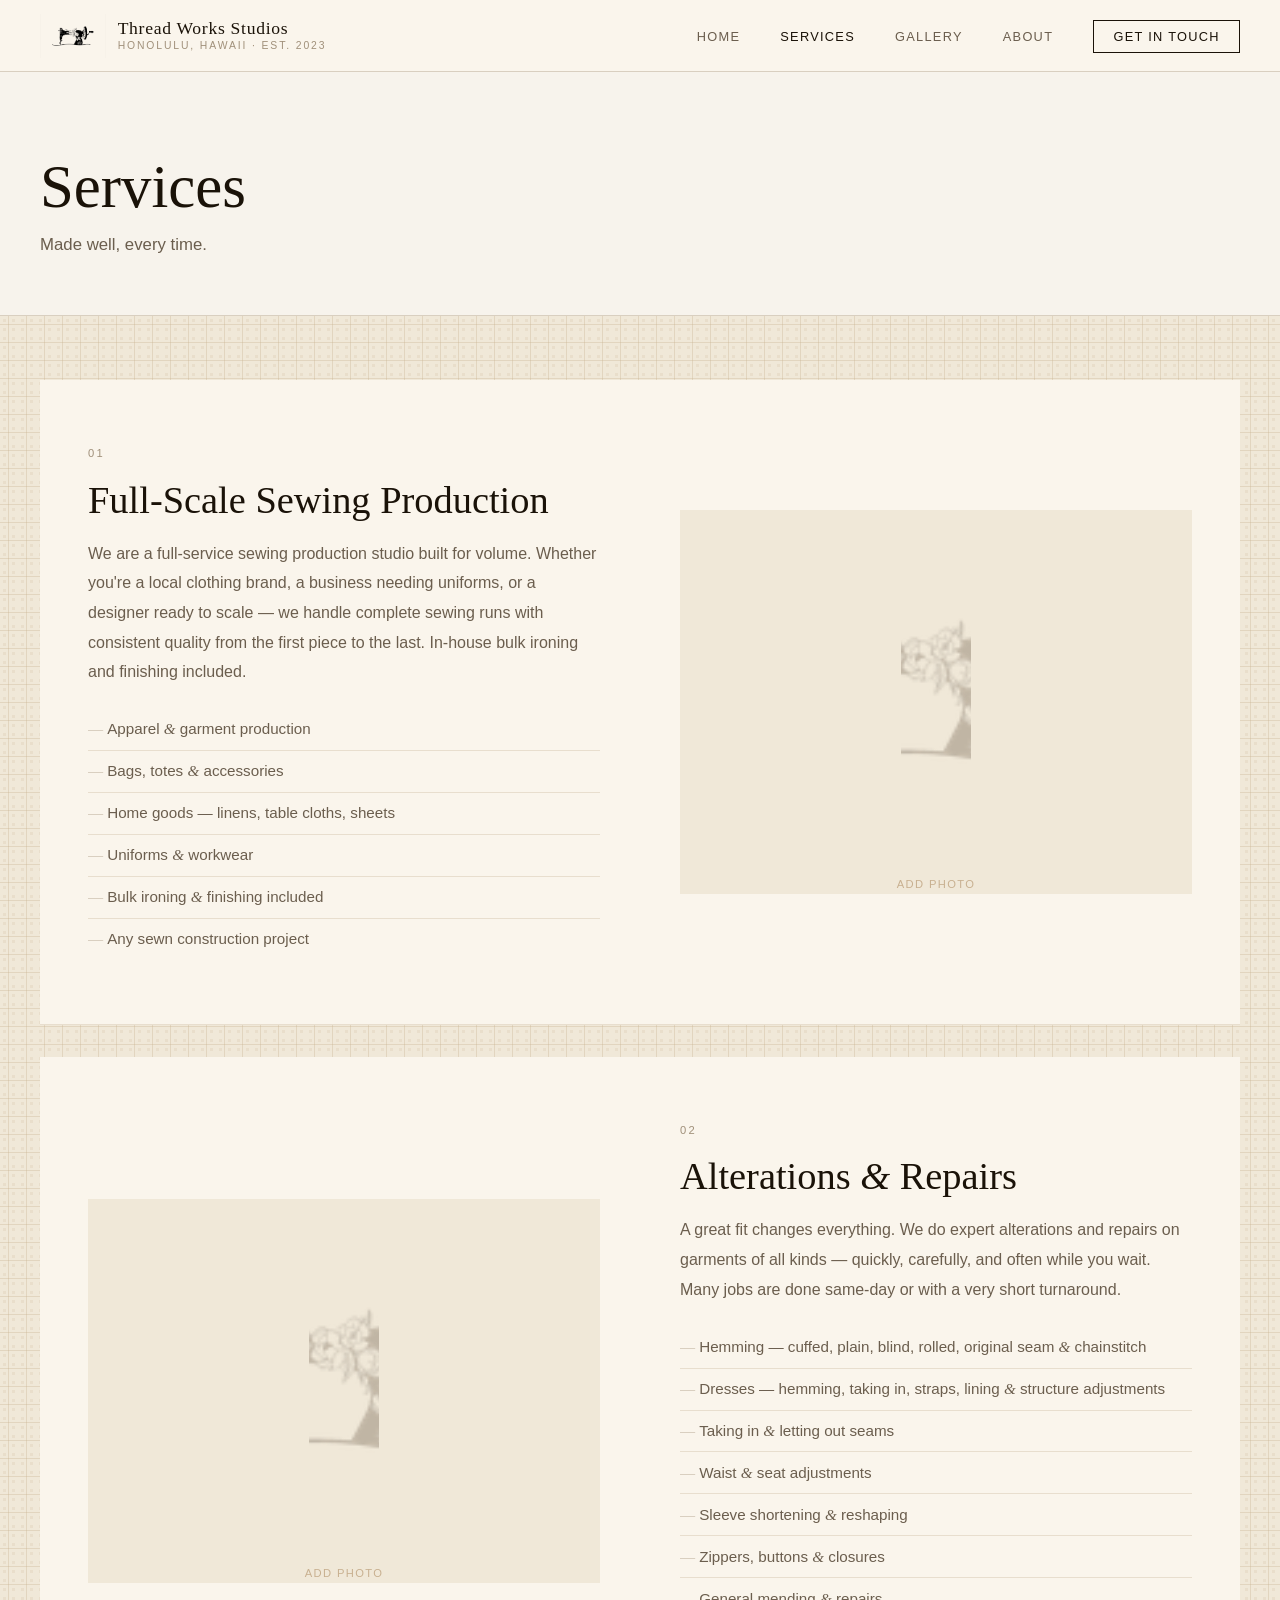
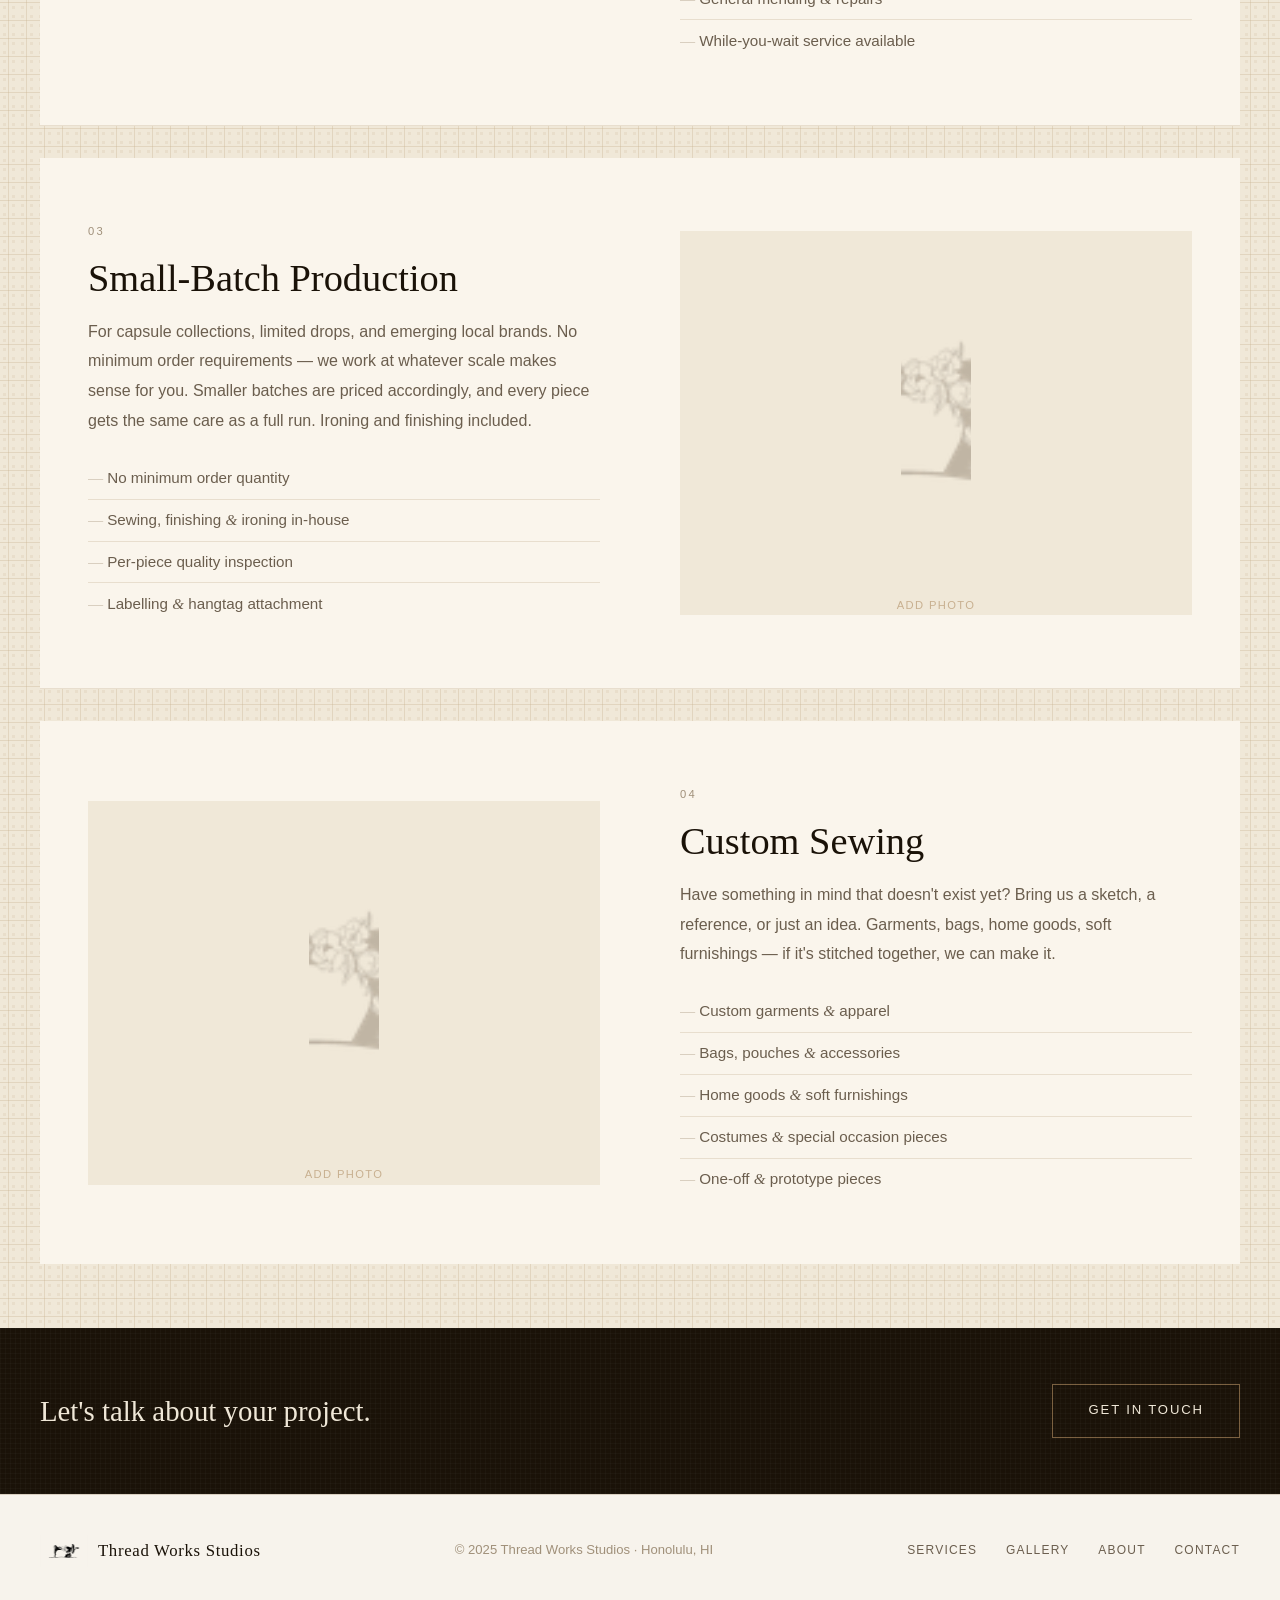
<file: services.html>
<!DOCTYPE html>
<html lang="en">
<head>
  <meta charset="UTF-8" />
  <meta name="viewport" content="width=device-width, initial-scale=1.0" />
  <title>Services — Thread Works Studios</title>
  <meta name="description" content="Full-scale sewing production, alterations & repairs, small-batch production, and custom sewing. Made well, every time. Thread Works Studios, Honolulu HI." />
  <link rel="stylesheet" href="style.css" />
</head>
<body>

    <nav class="nav">
    <a href="index.html" class="nav-logo">
      <img src="logo-symbol-transparent.png" alt="Thread Works Studios" style="height:44px;width:auto;background:none;border:none;outline:none;box-shadow:none;display:block;" />
      <span class="nav-logo-text">Thread Works Studios<span class="nav-logo-sub">Honolulu, Hawaii · Est. 2023</span></span>
    </a>
    <ul class="nav-links">
      <li><a href="index.html">Home</a></li>
      <li><a href="services.html" class="active">Services</a></li>
      <li><a href="gallery.html">Gallery</a></li>
      <li><a href="about.html">About</a></li>
      <li><a href="contact.html" class="nav-cta">Get in Touch</a></li>
    </ul>
    <button class="nav-toggle" aria-label="Toggle menu">&#9776;</button>
  </nav>

  <section class="page-header">
    <h1>Services</h1>
    <p>Made well, every time.</p>
  </section>

  <section class="services-list">

    <div class="service-row">
      <div class="service-text">
        <span class="service-num">01</span>
        <h2>Full-Scale Sewing Production</h2>
        <p class="desc">We are a full-service sewing production studio built for volume. Whether you're a local clothing brand, a business needing uniforms, or a designer ready to scale — we handle complete sewing runs with consistent quality from the first piece to the last. In-house bulk ironing and finishing included.</p>
        <ul>
          <li>Apparel <span class="serif-amp">&amp;</span> garment production</li>
          <li>Bags, totes <span class="serif-amp">&amp;</span> accessories</li>
          <li>Home goods — linens, table cloths, sheets</li>
          <li>Uniforms <span class="serif-amp">&amp;</span> workwear</li>
          <li>Bulk ironing <span class="serif-amp">&amp;</span> finishing included</li>
          <li>Any sewn construction project</li>
        </ul>
      </div>
      <div class="service-img">
        <div class="service-img-placeholder"><img src="logo-placeholder.png" alt="" style="width:70px;max-width:50%;opacity:.6;" /><span>Add photo</span></div>
      </div>
    </div>

    <div class="service-row reverse">
      <div class="service-text">
        <span class="service-num">02</span>
        <h2>Alterations <span class="serif-amp">&amp;</span> Repairs</h2>
        <p class="desc">A great fit changes everything. We do expert alterations and repairs on garments of all kinds — quickly, carefully, and often while you wait. Many jobs are done same-day or with a very short turnaround.</p>
        <ul>
          <li>Hemming — cuffed, plain, blind, rolled, original seam <span class="serif-amp">&amp;</span> chainstitch</li>
          <li>Dresses — hemming, taking in, straps, lining <span class="serif-amp">&amp;</span> structure adjustments</li>
          <li>Taking in <span class="serif-amp">&amp;</span> letting out seams</li>
          <li>Waist <span class="serif-amp">&amp;</span> seat adjustments</li>
          <li>Sleeve shortening <span class="serif-amp">&amp;</span> reshaping</li>
          <li>Zippers, buttons <span class="serif-amp">&amp;</span> closures</li>
          <li>General mending <span class="serif-amp">&amp;</span> repairs</li>
          <li>While-you-wait service available</li>
        </ul>
      </div>
      <div class="service-img">
        <div class="service-img-placeholder"><img src="logo-placeholder.png" alt="" style="width:70px;max-width:50%;opacity:.6;" /><span>Add photo</span></div>
      </div>
    </div>

    <div class="service-row">
      <div class="service-text">
        <span class="service-num">03</span>
        <h2>Small-Batch Production</h2>
        <p class="desc">For capsule collections, limited drops, and emerging local brands. No minimum order requirements — we work at whatever scale makes sense for you. Smaller batches are priced accordingly, and every piece gets the same care as a full run. Ironing and finishing included.</p>
        <ul>
          <li>No minimum order quantity</li>
          <li>Sewing, finishing <span class="serif-amp">&amp;</span> ironing in-house</li>
          <li>Per-piece quality inspection</li>
          <li>Labelling <span class="serif-amp">&amp;</span> hangtag attachment</li>
        </ul>
      </div>
      <div class="service-img">
        <div class="service-img-placeholder"><img src="logo-placeholder.png" alt="" style="width:70px;max-width:50%;opacity:.6;" /><span>Add photo</span></div>
      </div>
    </div>

    <div class="service-row reverse">
      <div class="service-text">
        <span class="service-num">04</span>
        <h2>Custom Sewing</h2>
        <p class="desc">Have something in mind that doesn't exist yet? Bring us a sketch, a reference, or just an idea. Garments, bags, home goods, soft furnishings — if it's stitched together, we can make it.</p>
        <ul>
          <li>Custom garments <span class="serif-amp">&amp;</span> apparel</li>
          <li>Bags, pouches <span class="serif-amp">&amp;</span> accessories</li>
          <li>Home goods <span class="serif-amp">&amp;</span> soft furnishings</li>
          <li>Costumes <span class="serif-amp">&amp;</span> special occasion pieces</li>
          <li>One-off <span class="serif-amp">&amp;</span> prototype pieces</li>
        </ul>
      </div>
      <div class="service-img">
        <div class="service-img-placeholder"><img src="logo-placeholder.png" alt="" style="width:70px;max-width:50%;opacity:.6;" /><span>Add photo</span></div>
      </div>
    </div>

  </section>

  <section class="strip-cta">
    <p>Let's talk about your project.</p>
    <a href="contact.html" class="btn-light">Get in Touch</a>
  </section>

    <footer class="footer">
    <div class="footer-inner">
      <div class="footer-logo">
        <img src="logo-symbol-transparent.png" alt="Thread Works Studios" style="height:32px;width:auto;background:none;border:none;outline:none;box-shadow:none;display:block;" />
        <span class="footer-logo-text">Thread Works Studios</span>
      </div>
      <p>&copy; 2025 Thread Works Studios &middot; Honolulu, HI</p>
      <nav class="footer-links">
        <a href="services.html">Services</a>
        <a href="gallery.html">Gallery</a>
        <a href="about.html">About</a>
        <a href="contact.html">Contact</a>
      </nav>
    </div>
  </footer>

  <script src="nav.js"></script>
</body>
</html>
</file>
<file: style.css>
*, *::before, *::after { box-sizing: border-box; margin: 0; padding: 0; }

:root {
  --black:      #1a1208;
  --off-black:  #2c1f10;
  --dark-brown: #3a2e22;
  --mid-brown:  #6b5e4e;
  --warm-gray:  #a0907a;
  --light-tan:  #d9cfc0;
  --pale-tan:   #e8dece;
  --off-white:  #f0e8d8;
  --cream:      #f7f3ec;
  --white:      #faf5ec;
  --serif: Georgia, 'Times New Roman', serif;
  --sans:  'Helvetica Neue', Arial, sans-serif;
  --max-w: 1100px;
  --nav-h: 72px;
  --tapa: url("data:image/svg+xml,%3Csvg xmlns='http://www.w3.org/2000/svg' width='18' height='18'%3E%3Crect width='18' height='18' fill='%23f0e8d8'/%3E%3Crect x='0' y='8' width='18' height='1' fill='%23c8b090' opacity='.35'/%3E%3Crect x='8' y='0' width='1' height='18' fill='%23c8b090' opacity='.35'/%3E%3Crect x='3' y='3' width='3' height='3' fill='%23c8b090' opacity='.18'/%3E%3Crect x='12' y='12' width='3' height='3' fill='%23c8b090' opacity='.18'/%3E%3Crect x='3' y='12' width='3' height='3' fill='%23c8b090' opacity='.18'/%3E%3Crect x='12' y='3' width='3' height='3' fill='%23c8b090' opacity='.18'/%3E%3C/svg%3E");
}

html { scroll-behavior: smooth; }
body { font-family: var(--sans); color: var(--black); background: var(--white); font-size: 17px; line-height: 1.75; -webkit-font-smoothing: antialiased; }
img { display: block; max-width: 100%; }
a   { color: inherit; text-decoration: none; }
ul  { list-style: none; }
.container { max-width: var(--max-w); margin: 0 auto; padding: 0 2.5rem; }

h1 { font-family: var(--serif); font-size: clamp(2.4rem, 5vw, 3.8rem); font-weight: 400; line-height: 1.15; color: var(--black); }
h2 { font-family: var(--serif); font-size: clamp(1.7rem, 3vw, 2.6rem); font-weight: 400; line-height: 1.2; color: var(--black); }
h3 { font-family: var(--serif); font-size: 1.35rem; font-weight: 400; color: var(--black); margin-bottom: 0.4rem; }
p  { color: var(--mid-brown); }

.serif-amp { font-family: Georgia, serif; font-style: italic; }

.btn-primary   { display:inline-block; background:var(--black); color:var(--cream)!important; font-family:var(--sans); font-size:.82rem; letter-spacing:.14em; text-transform:uppercase; padding:.9rem 2.2rem; border:1px solid var(--black); transition:background .2s; }
.btn-primary:hover { background:var(--dark-brown); }
.btn-secondary { display:inline-block; background:transparent; color:var(--black)!important; font-family:var(--sans); font-size:.82rem; letter-spacing:.14em; text-transform:uppercase; padding:.9rem 2.2rem; border:1px solid var(--light-tan); transition:background .2s; }
.btn-secondary:hover { background:var(--off-white); }
.btn-light     { display:inline-block; background:transparent; color:var(--off-white)!important; font-family:var(--sans); font-size:.82rem; letter-spacing:.14em; text-transform:uppercase; padding:.9rem 2.2rem; border:1px solid #7a6040; transition:background .2s; }
.btn-light:hover { background:rgba(255,255,255,.08); }

.tapa-divider { width:100%; height:18px; overflow:hidden; line-height:0; background-image:var(--tapa); background-size:18px 18px; }

.nav { position:sticky; top:0; z-index:100; background:var(--white); border-bottom:1px solid var(--light-tan); height:var(--nav-h); display:flex; align-items:center; justify-content:space-between; padding:0 2.5rem; }
.nav-logo { display:flex; align-items:center; gap:.7rem; }
.nav-logo img { height:44px; width:auto; background:transparent !important; border:none !important; outline:none !important; box-shadow:none !important; }
.nav-logo-text { font-family:var(--serif); font-size:1.1rem; letter-spacing:.04em; color:var(--black); line-height:1.2; }
.nav-logo-sub { display:block; font-family:var(--sans); font-size:.65rem; letter-spacing:.18em; text-transform:uppercase; color:var(--warm-gray); margin-top:1px; }
.nav-links { display:flex; align-items:center; gap:2.5rem; }
.nav-links a { font-family:var(--sans); font-size:.8rem; letter-spacing:.1em; text-transform:uppercase; color:var(--mid-brown); transition:color .2s; }
.nav-links a:hover, .nav-links a.active { color:var(--black); }
.nav-cta { border:1px solid var(--black)!important; padding:.5rem 1.2rem!important; color:var(--black)!important; }
.nav-cta:hover { background:var(--off-white)!important; }
.nav-toggle { display:none; background:none; border:none; font-size:1.4rem; cursor:pointer; color:var(--black); }

.hero { display:grid; grid-template-columns:1fr 1fr; min-height:calc(100vh - var(--nav-h)); align-items:stretch; }
.hero-inner { padding:5rem 2.5rem; max-width:560px; margin-left:auto; display:flex; flex-direction:column; justify-content:center; }
.hero-eyebrow { font-family:var(--sans); font-size:.78rem; letter-spacing:.2em; text-transform:uppercase; color:var(--warm-gray); margin-bottom:1.4rem; }
.hero-inner h1 { margin-bottom:1.4rem; }
.hero-sub { font-family:var(--sans); font-size:1.05rem; line-height:1.85; color:var(--mid-brown); max-width:420px; }
.hero-visual { background:var(--off-white); display:flex; align-items:center; justify-content:center; flex-direction:column; gap:1rem; overflow:hidden; }
.hero-visual img { width:100%; height:100%; object-fit:cover; }
.hero-img-placeholder { width:100%; height:100%; min-height:480px; display:flex; flex-direction:column; align-items:center; justify-content:center; gap:1rem; background:var(--off-white); color:var(--warm-gray); font-family:var(--sans); font-size:.72rem; letter-spacing:.1em; text-transform:uppercase; }

.local-banner { background:var(--black); padding:.9rem 1.5rem; display:flex; align-items:center; justify-content:center; gap:1.2rem; position:relative; overflow:hidden; flex-wrap:wrap; }
.local-banner::before { content:''; position:absolute; inset:0; background-image:repeating-linear-gradient(0deg,rgba(255,255,255,.025) 0px,rgba(255,255,255,.025) 1px,transparent 1px,transparent 5px),repeating-linear-gradient(90deg,rgba(255,255,255,.025) 0px,rgba(255,255,255,.025) 1px,transparent 1px,transparent 5px); }
.local-banner span { font-family:var(--sans); font-size:.72rem; letter-spacing:.18em; text-transform:uppercase; color:#c8a87a; position:relative; }
.local-banner .dot { color:#7a6040; font-size:8px; position:relative; }

.services-home { padding:5rem 2.5rem; background:var(--white); border-top:1px solid var(--light-tan); }
.services-home h2 { margin-bottom:.4rem; }
.services-home-sub { font-family:var(--sans); font-size:.78rem; letter-spacing:.16em; text-transform:uppercase; color:var(--warm-gray); margin-bottom:2.5rem; display:block; }
.services-grid { display:grid; grid-template-columns:repeat(4,1fr); gap:1.5rem; }
.service-card { border:1px solid var(--pale-tan); padding:1.6rem 1.3rem; background:var(--cream); }
.service-card-label { font-family:var(--sans); font-size:.7rem; letter-spacing:.18em; text-transform:uppercase; color:#b5a080; display:block; margin-bottom:.7rem; }
.service-card h3 { margin-bottom:.5rem; }
.service-card p { font-family:var(--sans); font-size:.95rem; line-height:1.75; color:#7a6a58; }

.local-section { display:grid; grid-template-columns:1fr 1fr; background:var(--off-white); border-top:1px solid var(--light-tan); }
.local-text { padding:5rem 2.5rem; display:flex; flex-direction:column; justify-content:center; }
.local-text h2 { margin-bottom:1rem; }
.local-text p { font-family:var(--sans); font-size:1.05rem; line-height:1.85; color:var(--dark-brown); margin-bottom:1.2rem; }
.local-text p:last-child { margin-bottom:0; }
.local-visual { background:var(--pale-tan); display:flex; align-items:center; justify-content:center; padding:3rem; min-height:320px; position:relative; overflow:hidden; }
.local-visual-amp { font-family:Georgia,serif; font-style:italic; font-size:18rem; color:rgba(58,46,34,.08); line-height:1; user-select:none; position:absolute; }

.stats { display:grid; grid-template-columns:repeat(3,1fr); border-top:1px solid var(--light-tan); border-bottom:1px solid var(--light-tan); background:var(--cream); }
.stat { padding:3rem; text-align:center; border-right:1px solid var(--light-tan); }
.stat:last-child { border-right:none; }
.stat-num { font-family:var(--serif); font-size:2.8rem; font-weight:400; color:var(--black); display:block; margin-bottom:.3rem; }
.stat-label { font-family:var(--sans); font-size:.75rem; letter-spacing:.16em; text-transform:uppercase; color:var(--warm-gray); }

.brands-section { padding:3.5rem 2.5rem; border-top:1px solid var(--light-tan); background:var(--cream); }
.brands-label { font-family:var(--sans); font-size:.72rem; letter-spacing:.18em; text-transform:uppercase; color:var(--warm-gray); text-align:center; display:block; margin-bottom:2.5rem; }
.brands-grid { display:grid; grid-template-columns:repeat(4,1fr); align-items:center; gap:2.5rem 2rem; max-width:960px; margin:0 auto; }
.brand-item { display:flex; align-items:center; justify-content:center; padding:.8rem; filter:grayscale(100%); opacity:.6; transition:opacity .3s, filter .3s; }
.brand-item:hover { opacity:1; filter:grayscale(0%); }
.brand-item img { max-height:56px; max-width:100%; width:auto; object-fit:contain; }
.brand-item.dark-logo { filter:none; opacity:.75; }
.brand-item.dark-logo:hover { opacity:1; }

.strip-cta { background:var(--black); padding:3.5rem 2.5rem; display:flex; align-items:center; justify-content:space-between; position:relative; overflow:hidden; }
.strip-cta::before { content:''; position:absolute; inset:0; background-image:repeating-linear-gradient(0deg,rgba(255,255,255,.025) 0px,rgba(255,255,255,.025) 1px,transparent 1px,transparent 5px),repeating-linear-gradient(90deg,rgba(255,255,255,.025) 0px,rgba(255,255,255,.025) 1px,transparent 1px,transparent 5px); }
.strip-cta p { font-family:var(--serif); font-size:1.8rem; color:var(--off-white); position:relative; }

.page-header { padding:5rem 2.5rem 3.5rem; border-bottom:1px solid var(--light-tan); background:var(--cream); }
.page-header h1 { margin-bottom:.5rem; }
.page-header p { font-family:var(--sans); font-size:1.05rem; color:var(--mid-brown); max-width:480px; }

.services-list { padding:4rem 2.5rem; background-image:var(--tapa); background-size:18px 18px; }
.service-row { display:grid; grid-template-columns:1fr 1fr; gap:5rem; align-items:center; padding:4rem 3rem; border-bottom:1px solid var(--pale-tan); background:var(--white); margin-bottom:2rem; }
.service-row:last-child { border-bottom:none; margin-bottom:0; }
.service-row.reverse .service-text { order:2; }
.service-row.reverse .service-img  { order:1; }
.service-num { font-family:var(--sans); font-size:.7rem; letter-spacing:.2em; text-transform:uppercase; color:var(--warm-gray); display:block; margin-bottom:.8rem; }
.service-text h2 { margin-bottom:1rem; }
.service-text .desc { font-family:var(--sans); font-size:1rem; line-height:1.85; color:var(--mid-brown); margin-bottom:1.4rem; }
.service-text ul li { font-family:var(--sans); font-size:.95rem; color:var(--mid-brown); padding:.45rem 0 .45rem 1.2rem; border-bottom:1px solid var(--pale-tan); position:relative; }
.service-text ul li:last-child { border-bottom:none; }
.service-text ul li::before { content:'—'; position:absolute; left:0; color:var(--light-tan); }
.service-img { background:var(--off-white); aspect-ratio:4/3; overflow:hidden; }
.service-img-placeholder { overflow:visible; }
.service-img img { width:100%; height:100%; object-fit:cover; }
.service-img-placeholder { width:100%; height:100%; display:flex; flex-direction:column; align-items:center; justify-content:center; gap:.8rem; font-family:var(--sans); font-size:.7rem; letter-spacing:.12em; text-transform:uppercase; color:#c8b090; background:var(--off-white); aspect-ratio:4/3; }

.gallery-section { padding:3.5rem 2.5rem 5rem; background-image:var(--tapa); background-size:18px 18px; }
.gallery-grid { display:grid; grid-template-columns:repeat(3,1fr); gap:1.2rem; }
.gallery-item { background:var(--off-white); aspect-ratio:3/4; overflow:hidden; }
.gallery-placeholder { overflow:visible; }
.gallery-item img { width:100%; height:100%; object-fit:cover; transition:transform .5s ease; }
.gallery-item:hover img { transform:scale(1.03); }
.gallery-placeholder { width:100%; height:100%; display:flex; flex-direction:column; align-items:center; justify-content:center; gap:.8rem; font-family:var(--sans); font-size:.7rem; letter-spacing:.12em; text-transform:uppercase; color:#c8b090; background:var(--off-white); aspect-ratio:3/4; }
.gallery-caption { font-family:var(--sans); font-size:.88rem; color:var(--mid-brown); padding:.6rem 0 1rem; }

.about-section { padding:4rem 2.5rem 5rem; }
.about-grid { display:grid; grid-template-columns:1fr 1fr; gap:5rem; align-items:start; }
.about-text h2 { margin-bottom:1.2rem; }
.about-text p { font-family:var(--sans); font-size:1rem; line-height:1.9; color:var(--mid-brown); margin-bottom:1.1rem; }
.values-list { margin-top:2.5rem; }
.value-item { padding:.9rem 0; border-bottom:1px solid var(--pale-tan); }
.value-item:first-child { border-top:1px solid var(--pale-tan); }
.value-item h4 { font-family:var(--serif); font-size:1.1rem; font-weight:400; color:var(--black); margin-bottom:.2rem; }
.value-item p { font-family:var(--sans); font-size:.92rem; color:var(--warm-gray); margin:0; }
.studio-photo { background:var(--off-white); aspect-ratio:16/9; display:flex; align-items:center; justify-content:center; font-family:var(--sans); font-size:.72rem; letter-spacing:.12em; text-transform:uppercase; color:#c8b090; margin-bottom:1.5rem; overflow:hidden; }
.studio-photo img { width:100%; height:100%; object-fit:cover; }
.info-card { border:1px solid var(--light-tan); background:var(--cream); padding:1.6rem; }
.info-card-title { font-family:var(--serif); font-size:1.2rem; color:var(--black); display:block; margin-bottom:.8rem; }
.info-card p { font-family:var(--sans); font-size:.95rem; color:var(--mid-brown); line-height:1.8; margin-bottom:.4rem; }
.info-card .muted { font-size:.85rem; color:var(--warm-gray); margin-top:.3rem; }
.parking-note { background:var(--pale-tan); border-left:2px solid var(--light-tan); padding:.9rem 1rem; margin-top:.8rem; }
.parking-note p { font-family:var(--sans); font-size:.9rem; color:var(--dark-brown); line-height:1.7; margin:0; }
.map-embed { width:100%; height:200px; border:0; margin-top:1.2rem; filter:grayscale(20%) sepia(10%); }

.contact-section { padding:4rem 2.5rem 5rem; }
.contact-grid { display:grid; grid-template-columns:1fr 1.3fr; gap:5rem; align-items:start; }
.contact-info h2 { margin-bottom:1rem; }
.contact-info .desc { font-family:var(--sans); font-size:1rem; line-height:1.85; color:var(--mid-brown); margin-bottom:2rem; }
.contact-detail { padding:.9rem 0; border-bottom:1px solid var(--pale-tan); }
.contact-detail-label { font-family:var(--sans); font-size:.7rem; letter-spacing:.16em; text-transform:uppercase; color:var(--warm-gray); margin-bottom:.25rem; }
.contact-detail p { font-family:var(--sans); font-size:.95rem; color:var(--dark-brown); margin:0; line-height:1.7; }
.contact-form { display:flex; flex-direction:column; gap:1.3rem; }
.form-row { display:grid; grid-template-columns:1fr 1fr; gap:1.3rem; }
.form-group { display:flex; flex-direction:column; gap:.35rem; }
.form-group label { font-family:var(--sans); font-size:.72rem; letter-spacing:.14em; text-transform:uppercase; color:var(--warm-gray); }
.form-group input, .form-group select, .form-group textarea { border:1px solid var(--light-tan); padding:.85rem 1rem; font-family:var(--sans); font-size:.95rem; color:var(--black); background:var(--white); outline:none; border-radius:0; -webkit-appearance:none; transition:border-color .2s; }
.form-group input:focus, .form-group select:focus, .form-group textarea:focus { border-color:var(--black); }
.form-group textarea { resize:vertical; min-height:130px; }

.form-status { display:none; text-align:center; padding:3rem 2rem; }
.form-status.visible { display:block; }
.spinner { width:40px; height:40px; border:2px solid var(--light-tan); border-top-color:var(--black); border-radius:50%; animation:spin .8s linear infinite; margin:0 auto 1.5rem; }
@keyframes spin { to { transform:rotate(360deg); } }
.form-confirm { display:none; text-align:center; padding:3rem 2rem; }
.form-confirm.visible { display:block; }
.form-confirm h3 { font-family:var(--serif); font-size:1.8rem; margin-bottom:.8rem; color:var(--black); }
.form-confirm p { font-family:var(--sans); font-size:1rem; color:var(--mid-brown); }
.form-confirm .amp { font-family:Georgia,serif; font-style:italic; font-size:3rem; color:var(--light-tan); display:block; margin-bottom:1rem; }

.footer { padding:2.5rem; border-top:1px solid var(--light-tan); background:var(--cream); }
.footer-inner { display:flex; align-items:center; justify-content:space-between; flex-wrap:wrap; gap:1rem; }
.footer-logo { display:flex; align-items:center; gap:.6rem; }
.footer-logo img { height:32px; width:auto; background:transparent; border:none; box-shadow:none; }
.footer-logo-text { font-family:var(--serif); font-size:1.05rem; letter-spacing:.04em; color:var(--black); }
.footer p { font-family:var(--sans); font-size:.82rem; color:var(--warm-gray); }
.footer-links { display:flex; gap:1.8rem; }
.footer-links a { font-family:var(--sans); font-size:.75rem; letter-spacing:.1em; text-transform:uppercase; color:var(--mid-brown); transition:color .2s; }
.footer-links a:hover { color:var(--black); }

@media (max-width:860px) {
  .nav-toggle { display:block; }
  .nav-links { display:none; position:absolute; top:var(--nav-h); left:0; right:0; background:var(--white); border-bottom:1px solid var(--light-tan); flex-direction:column; padding:1.5rem 2.5rem; gap:1.4rem; align-items:flex-start; z-index:99; }
  .nav-links.open { display:flex; }
  .hero { grid-template-columns:1fr; min-height:auto; }
  .hero-visual { min-height:240px; }
  .hero-inner { padding:3rem 1.5rem; margin:0; max-width:100%; }
  .hero-img-placeholder { min-height:240px; }
  .services-grid { grid-template-columns:1fr 1fr; }
  .local-section { grid-template-columns:1fr; }
  .stats { grid-template-columns:1fr; }
  .stat { border-right:none; border-bottom:1px solid var(--light-tan); }
  .stat:last-child { border-bottom:none; }
  .brands-grid { grid-template-columns:repeat(2,1fr); }
  .service-row, .service-row.reverse { grid-template-columns:1fr; gap:2rem; }
  .service-row.reverse .service-text { order:1; }
  .service-row.reverse .service-img  { order:2; }
  .gallery-grid { grid-template-columns:1fr 1fr; }
  .about-grid, .contact-grid { grid-template-columns:1fr; gap:3rem; }
  .form-row { grid-template-columns:1fr; }
  .strip-cta { flex-direction:column; text-align:center; gap:1.5rem; }
  .footer-inner { flex-direction:column; align-items:flex-start; gap:1.2rem; }
}
@media (max-width:520px) {
  .services-grid, .gallery-grid { grid-template-columns:1fr; }
}
</file>
